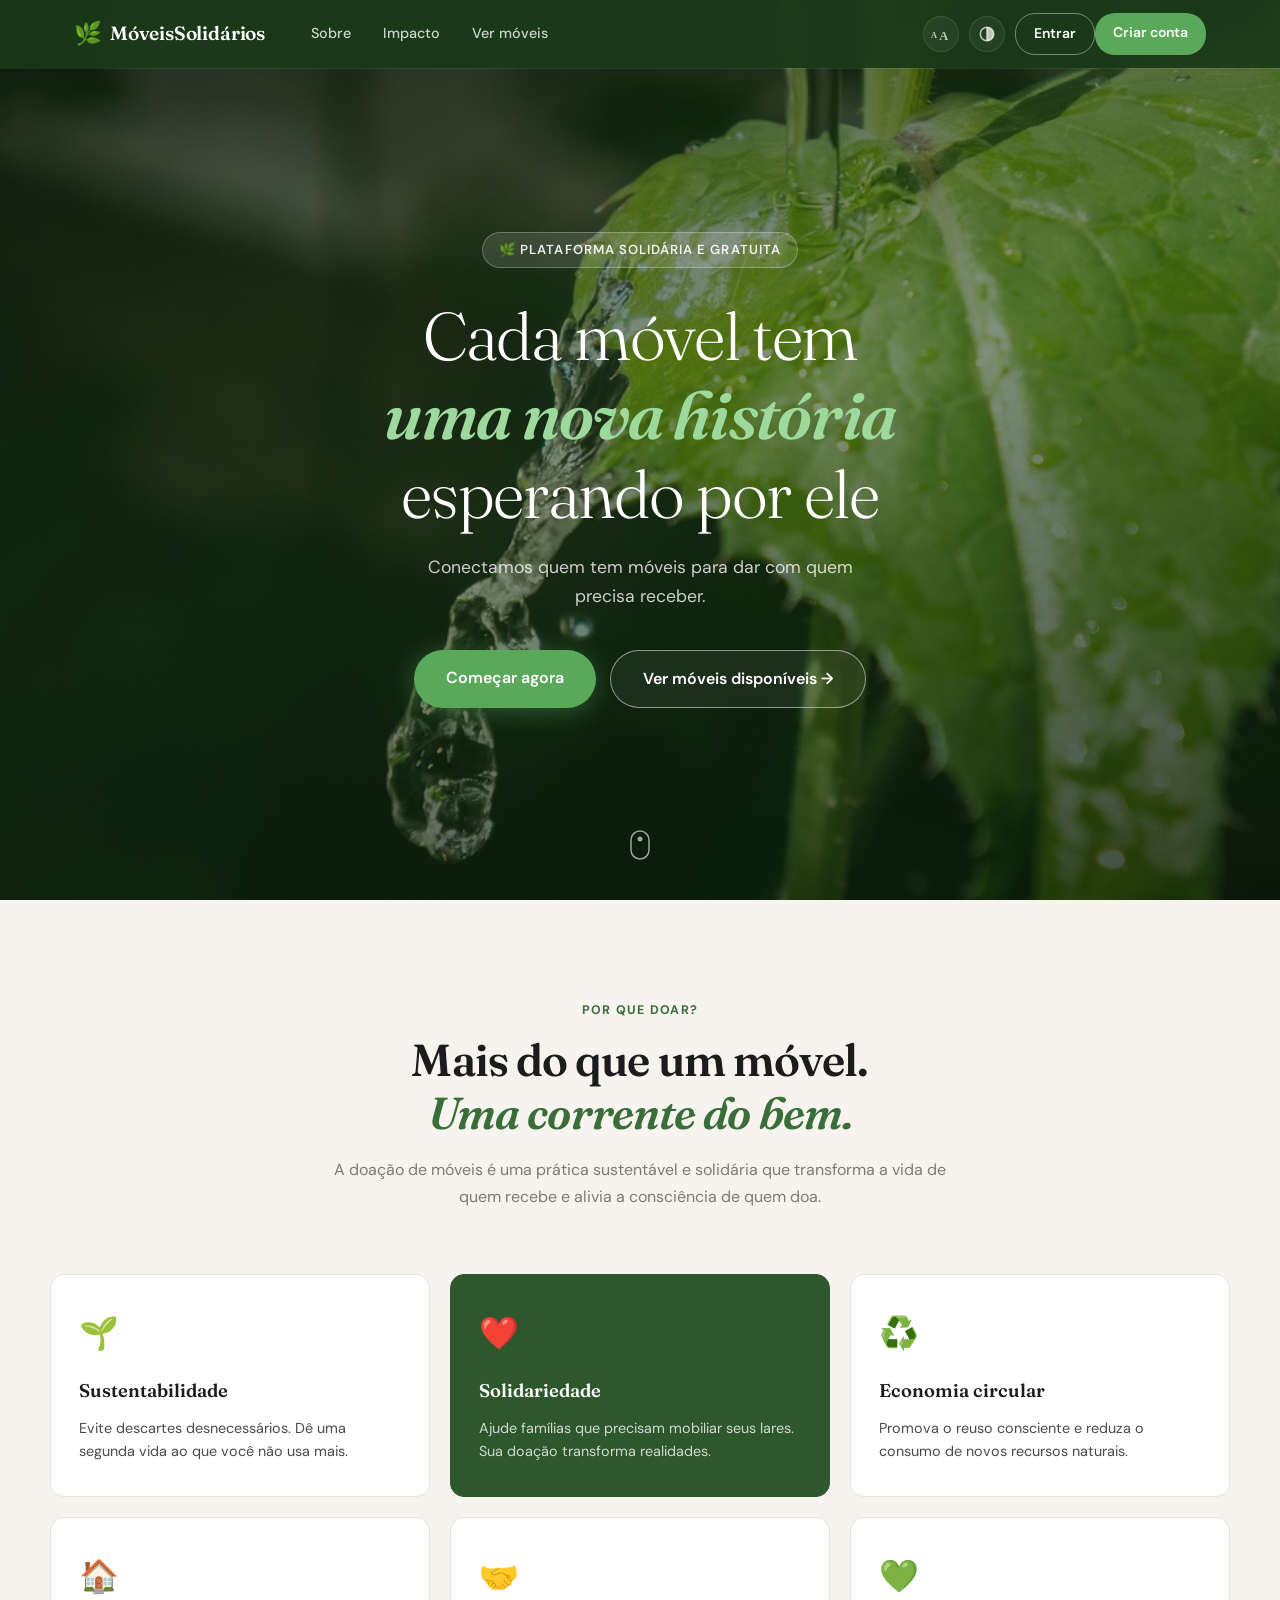
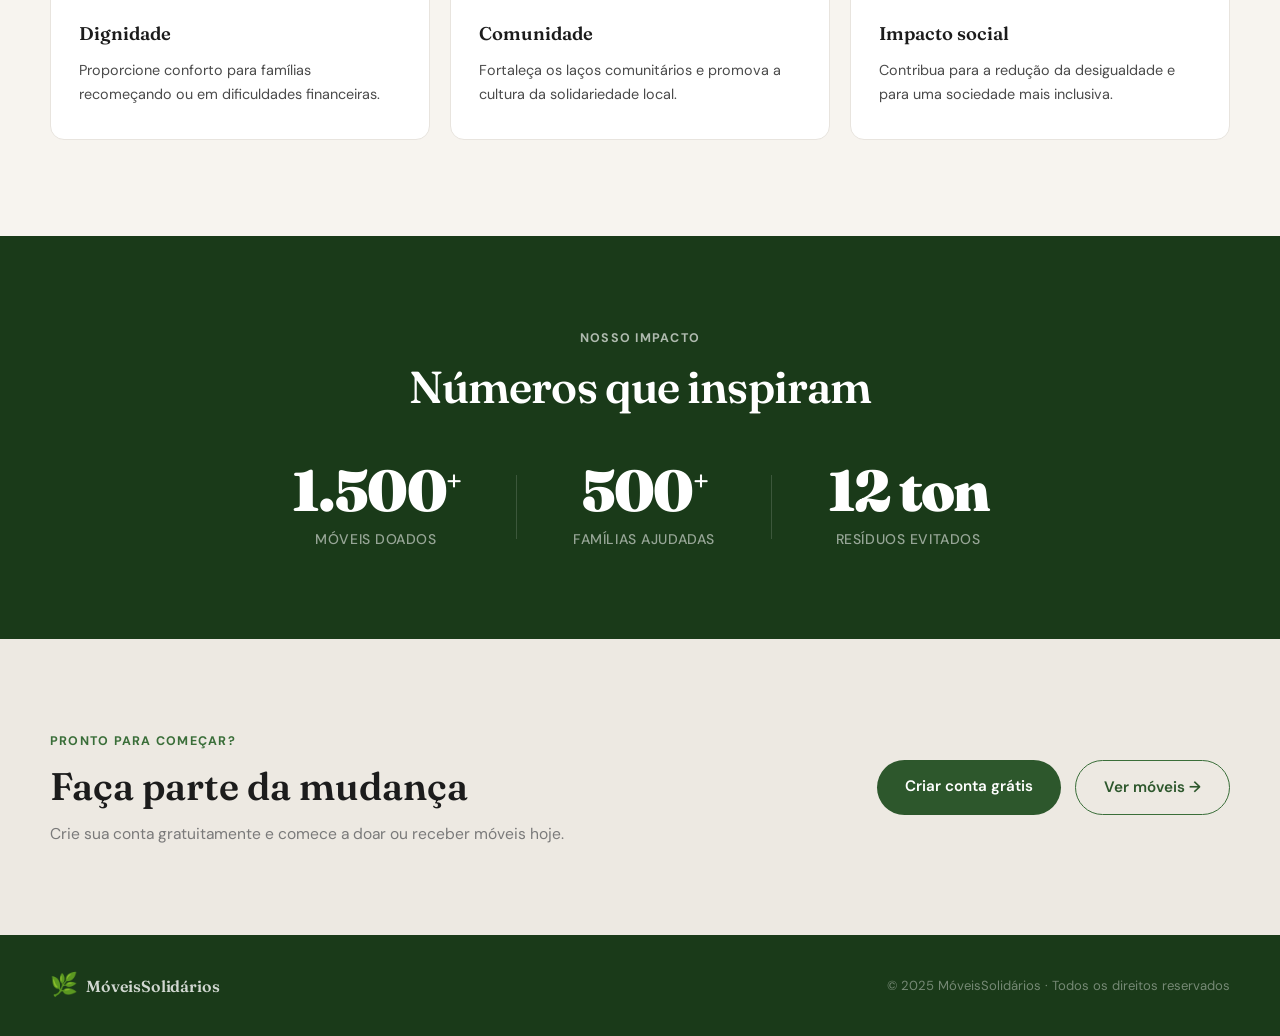
<file: docs/index.html>
<!DOCTYPE html>
<html lang="pt-BR">
<head>
  <meta charset="UTF-8">
  <meta name="viewport" content="width=device-width, initial-scale=1.0">
  <title>MóveisSolidários — Doe, receba, transforme</title>
  <link rel="preconnect" href="https://fonts.googleapis.com">
  <link rel="preconnect" href="https://fonts.gstatic.com" crossorigin>
  <link href="https://fonts.googleapis.com/css2?family=Fraunces:ital,wght@0,300;0,600;0,900;1,300&family=DM+Sans:wght@400;500;600&display=swap" rel="stylesheet">
  <link rel="stylesheet" href="style.css">
</head>
<body>

  <!-- Checkboxes invisíveis para controlar os modais -->
  <input type="checkbox" id="modal-cadastro" class="modal-toggle">
  <input type="checkbox" id="modal-login" class="modal-toggle">
  <input type="checkbox" id="modal-consulta" class="modal-toggle">
  <input type="checkbox" id="modal-cadastro-movel" class="modal-toggle">
  
  <!-- ======================== NAVBAR ======================== -->
  <nav class="navbar">
    <div class="nav-container">
      <div class="nav-brand">
        <span class="brand-icon">🌿</span>
        <span class="brand-name">MóveisSolidários</span>
      </div>

      <div class="nav-center">
        <a href="#sobre" class="nav-link">Sobre</a>
        <a href="#stats-section" class="nav-link">Impacto</a>
        <label for="modal-consulta" class="nav-link" style="cursor:pointer;">Ver móveis</label>
      </div>

      <div class="nav-right">
        <label class="a11y-btn letraAcess" role="button" tabindex="0" aria-pressed="false" title="Tamanho da letra">
          <svg width="20" height="16" viewBox="0 0 24 18" fill="none">
            <text x="0" y="14" font-size="10" fill="currentColor" font-family="Georgia,serif" font-weight="bold">A</text>
            <text x="10" y="16" font-size="15" fill="currentColor" font-family="Georgia,serif" font-weight="bold">A</text>
          </svg>
        </label>
        <label class="a11y-btn satAcess" role="button" tabindex="0" aria-pressed="false" title="Preto e branco">
          <svg width="18" height="18" viewBox="0 0 24 24" fill="none" stroke="currentColor" stroke-width="2">
            <circle cx="12" cy="12" r="9"/>
            <path d="M12 3v18"/>
            <path d="M12 3a9 9 0 0 1 0 18" fill="currentColor" stroke="none"/>
          </svg>
        </label>

        <!-- NÃO logado -->
        <div class="auth-guest" id="auth-guest">
          <label for="modal-login" class="btn-nav btn-outline">Entrar</label>
          <label for="modal-cadastro" class="btn-nav btn-solid">Criar conta</label>
        </div>

        <!-- LOGADO -->
        <div class="auth-user" id="auth-user" style="display:none;">
          <div class="user-pill">
            <span class="user-avatar" id="user-avatar">?</span>
            <span class="user-greeting" id="user-greeting">Olá</span>
          </div>
          <button class="btn-nav btn-outline" onclick="fazerLogout()">Sair</button>
        </div>
      </div>
    </div>
  </nav>

  <!-- ======================== MODAL: CADASTRO ======================== -->
  <div class="modal-overlay">
    <div class="modal-content">
      <label for="modal-cadastro" class="modal-close">✕</label>
      <div class="modal-header">
        <h2>Criar conta</h2>
        <p class="modal-sub">Junte-se à nossa comunidade solidária</p>
      </div>
      <form class="modal-form" id="form-cadastro-usuario">
        <div class="form-group">
          <label>Quero:</label>
          <div class="radio-group">
            <label class="radio-card">
              <input type="radio" name="tipo-usuario" id="tipo-doador" value="doador" checked>
              <span class="radio-icon">🤝</span>
              <span>Doar móveis</span>
            </label>
            <label class="radio-card">
              <input type="radio" name="tipo-usuario" id="tipo-receptor" value="receptor">
              <span class="radio-icon">🏠</span>
              <span>Receber móveis</span>
            </label>
          </div>
        </div>
        <div class="form-row">
          <div class="form-group">
            <label for="nome">Nome completo</label>
            <input type="text" id="nome" placeholder="Seu nome" required>
          </div>
          <div class="form-group">
            <label for="telefone">Telefone</label>
            <input type="text" id="telefone" placeholder="(00) 00000-0000">
          </div>
        </div>
        <div class="form-group">
          <label for="email-cadastro">E-mail</label>
          <input type="email" id="email-cadastro" placeholder="seu@email.com" required>
        </div>
        <div class="form-group" id="campo-endereco" style="display:none;">
          <label for="endereco">Endereço <span class="required-mark">*</span></label>
          <input type="text" id="endereco" placeholder="Rua, número, bairro, cidade">
        </div>
        <div class="form-row">
          <div class="form-group">
            <label for="password-cadastro">Senha</label>
            <input type="password" id="password-cadastro" placeholder="Crie uma senha" required>
          </div>
          <div class="form-group">
            <label for="password-confirm-cadastro">Confirmar</label>
            <input type="password" id="password-confirm-cadastro" placeholder="Repita a senha" required>
          </div>
        </div>
        <p class="hint">Mínimo 6 caracteres, com número, maiúscula e minúscula.</p>
        <button type="submit" class="submit-btn">Criar conta</button>
        <p class="modal-switch">Já tem conta? <label for="modal-login" class="switch-link" id="switch-to-login">Entrar</label></p>
      </form>
    </div>
  </div>

  <!-- ======================== MODAL: LOGIN ======================== -->
  <div class="modal-overlay">
    <div class="modal-content modal-narrow">
      <label for="modal-login" class="modal-close">✕</label>
      <div class="modal-header">
        <h2>Entrar</h2>
        <p class="modal-sub">Bem-vindo(a) de volta 👋</p>
      </div>
      <form class="modal-form" id="form-login">
        <div class="form-group">
          <label for="userEmail">E-mail</label>
          <input type="email" id="userEmail" placeholder="seu@email.com" required>
        </div>
        <div class="form-group">
          <label for="userSenha">Senha</label>
          <input type="password" id="userSenha" placeholder="Sua senha" required>
        </div>
        <button type="submit" class="submit-btn">Entrar</button>
        <p class="modal-switch">Não tem conta? <label for="modal-cadastro" class="switch-link">Criar conta</label></p>
      </form>
    </div>
  </div>

  <!-- ======================== MODAL: CONSULTA ======================== -->
  <div class="modal-overlay">
    <div class="modal-content modal-large">
      <label for="modal-consulta" class="modal-close">✕</label>
      <div class="modal-header">
        <h2>Móveis disponíveis</h2>
        <p class="modal-sub">Encontre o que você precisa</p>
      </div>

      <div class="filtros">
        <span class="filtro-label">Filtrar por tipo:</span>
        <input type="radio" name="tipo" id="todos" checked>
        <label for="todos" class="filtro-chip">Todos</label>
        <input type="radio" name="tipo" id="sofa">
        <label for="sofa" class="filtro-chip">Sofá</label>
        <input type="radio" name="tipo" id="mesa">
        <label for="mesa" class="filtro-chip">Mesa</label>
        <input type="radio" name="tipo" id="cama">
        <label for="cama" class="filtro-chip">Cama</label>
        <input type="radio" name="tipo" id="cadeira">
        <label for="cadeira" class="filtro-chip">Cadeira</label>
        <input type="radio" name="tipo" id="armario">
        <label for="armario" class="filtro-chip">Armário</label>
        <input type="radio" name="tipo" id="estante">
        <label for="estante" class="filtro-chip">Estante</label>
      </div>

      <div class="search-section">
        <div class="search-inputs">
          <select id="campo-pesquisa">
            <option value="tipo">Tipo</option>
            <option value="descricao">Descrição</option>
            <option value="estado">Estado</option>
            <option value="contato">Contato</option>
          </select>
          <input type="text" id="valor-pesquisa" placeholder="Buscar...">
          <button onclick="executarPesquisa()" class="btn-pesquisar">🔍 Buscar</button>
          <button onclick="limparPesquisa()" class="btn-limpar">Limpar</button>
        </div>
      </div>

      <div class="lista-moveis"></div>

      <div class="action-buttons" id="btn-deletar-area" style="display:none;">
        <button onclick="deletarTodos()" class="btn-deletar-todos">🗑️ Deletar todos</button>
      </div>
    </div>
  </div>

  <!-- ======================== MODAL: CADASTRO DE MÓVEL ======================== -->
  <div class="modal-overlay">
    <div class="modal-content">
      <label for="modal-cadastro-movel" class="modal-close">✕</label>
      <div class="modal-header">
        <h2>Cadastrar móvel</h2>
        <p class="modal-sub">Coloque seu móvel para doação</p>
      </div>
      <form class="modal-form" id="form-cadastro-movel">
        <div class="form-row">
          <div class="form-group">
            <label for="tipo-movel">Tipo de móvel</label>
            <select id="tipo-movel" required>
              <option value="">Selecione</option>
              <option value="sofa">Sofá</option>
              <option value="mesa">Mesa</option>
              <option value="cama">Cama</option>
              <option value="cadeira">Cadeira</option>
              <option value="armario">Armário</option>
              <option value="estante">Estante</option>
            </select>
          </div>
          <div class="form-group">
            <label for="estado">Conservação</label>
            <select id="estado" required>
              <option value="">Selecione</option>
              <option value="novo">Novo</option>
              <option value="otimo">Ótimo</option>
              <option value="bom">Bom</option>
              <option value="regular">Regular</option>
            </select>
          </div>
        </div>
        <div class="form-group">
          <label for="descricao">Descrição</label>
          <textarea id="descricao" placeholder="Cor, tamanho, material, detalhes..." required></textarea>
        </div>
        <div class="form-group">
          <label for="contato">Seu contato</label>
          <input type="text" id="contato" placeholder="Telefone ou e-mail" required>
        </div>
        <button type="submit" class="submit-btn">Publicar doação</button>
      </form>
    </div>
  </div>

  <!-- ======================== HERO ======================== -->
  <header class="hero">
    <div class="hero-bg">
      <div class="hero-img" style="background-image:url('folha.jpg')"></div>
      <div class="hero-overlay"></div>
    </div>
    <div class="hero-content">
      <div class="hero-badge">🌿 Plataforma solidária e gratuita</div>
      <h1 class="hero-title">
        Cada móvel tem<br>
        <em>uma nova história</em><br>
        esperando por ele
      </h1>
      <p class="hero-sub">Conectamos quem tem móveis para dar com quem precisa receber.</p>

      <!-- Visitante -->
      <div class="hero-actions" id="hero-guest-actions">
        <label for="modal-cadastro" class="hero-btn hero-btn-primary">Começar agora</label>
        <label for="modal-consulta" class="hero-btn hero-btn-ghost">Ver móveis disponíveis →</label>
      </div>
      <!-- Logado -->
      <div class="hero-actions" id="hero-user-actions" style="display:none;">
        <label for="modal-cadastro-movel" class="hero-btn hero-btn-primary">+ Cadastrar meu móvel</label>
        <label for="modal-consulta" class="hero-btn hero-btn-ghost">Ver todos os móveis →</label>
      </div>
    </div>

    <a href="#sobre" class="hero-scroll">
      <svg width="20" height="30" viewBox="0 0 20 30" fill="none">
        <rect x="1" y="1" width="18" height="28" rx="9" stroke="white" stroke-width="1.5"/>
        <circle cx="10" cy="9" r="2.5" fill="white" class="scroll-dot"/>
      </svg>
    </a>
  </header>

  <!-- ======================== SOBRE ======================== -->
  <section class="about" id="sobre">
    <div class="section-container">
      <div class="section-intro">
        <span class="section-label">Por que doar?</span>
        <h2 class="section-title">Mais do que um móvel.<br><em>Uma corrente do bem.</em></h2>
        <p class="section-desc">A doação de móveis é uma prática sustentável e solidária que transforma a vida de quem recebe e alivia a consciência de quem doa.</p>
      </div>

      <div class="cards-grid">
        <div class="card"><div class="card-icon">🌱</div><h3>Sustentabilidade</h3><p>Evite descartes desnecessários. Dê uma segunda vida ao que você não usa mais.</p></div>
        <div class="card card-featured"><div class="card-icon">❤️</div><h3>Solidariedade</h3><p>Ajude famílias que precisam mobiliar seus lares. Sua doação transforma realidades.</p></div>
        <div class="card"><div class="card-icon">♻️</div><h3>Economia circular</h3><p>Promova o reuso consciente e reduza o consumo de novos recursos naturais.</p></div>
        <div class="card"><div class="card-icon">🏠</div><h3>Dignidade</h3><p>Proporcione conforto para famílias recomeçando ou em dificuldades financeiras.</p></div>
        <div class="card"><div class="card-icon">🤝</div><h3>Comunidade</h3><p>Fortaleça os laços comunitários e promova a cultura da solidariedade local.</p></div>
        <div class="card"><div class="card-icon">💚</div><h3>Impacto social</h3><p>Contribua para a redução da desigualdade e para uma sociedade mais inclusiva.</p></div>
      </div>
    </div>
  </section>

  <!-- ======================== ESTATÍSTICAS ======================== -->
  <section class="stats-section" id="stats-section">
    <div class="stats-inner">
      <span class="section-label light">Nosso impacto</span>
      <h2 class="section-title light">Números que inspiram</h2>
      <div class="stats-grid">
        <div class="stat-item"><span class="stat-number">1.500<sup>+</sup></span><span class="stat-label">Móveis doados</span></div>
        <div class="stat-divider"></div>
        <div class="stat-item"><span class="stat-number">500<sup>+</sup></span><span class="stat-label">Famílias ajudadas</span></div>
        <div class="stat-divider"></div>
        <div class="stat-item"><span class="stat-number">12 ton</span><span class="stat-label">Resíduos evitados</span></div>
      </div>
    </div>
  </section>

  <!-- ======================== CTA ======================== -->
  <section class="cta-section">
    <!-- visitante -->
    <div class="cta-inner" id="cta-guest">
      <div class="cta-text">
        <span class="section-label">Pronto para começar?</span>
        <h2>Faça parte da mudança</h2>
        <p>Crie sua conta gratuitamente e comece a doar ou receber móveis hoje.</p>
      </div>
      <div class="cta-actions">
        <label for="modal-cadastro" class="cta-btn cta-primary">Criar conta grátis</label>
        <label for="modal-consulta" class="cta-btn cta-ghost">Ver móveis →</label>
      </div>
    </div>
    <!-- logado -->
    <div class="cta-inner" id="cta-user" style="display:none;">
      <div class="cta-text">
        <span class="section-label">Você está conectado ✅</span>
        <h2>O que deseja fazer?</h2>
        <p>Gerencie suas doações ou encontre móveis disponíveis na plataforma.</p>
      </div>
      <div class="cta-actions">
        <label for="modal-cadastro-movel" class="cta-btn cta-primary">+ Cadastrar móvel</label>
        <label for="modal-consulta" class="cta-btn cta-ghost">Consultar móveis →</label>
      </div>
    </div>
  </section>

  <!-- ======================== FOOTER ======================== -->
  <footer class="footer">
    <div class="footer-inner">
      <div class="footer-brand">
        <span class="brand-icon">🌿</span>
        <span class="brand-name">MóveisSolidários</span>
      </div>
      <p class="footer-copy">&copy; 2025 MóveisSolidários · Todos os direitos reservados</p>
    </div>
  </footer>

  <script src="access-controls.js"></script>
  <script src="form-handler.js"></script>
  <script src="cadastro.js"></script>
</body>
</html>
</file>
<file: docs/style.css>
/* =====================================================================
   MóveisSolidários — Stylesheet
   Fontes: Fraunces (display) + DM Sans (corpo)
   ===================================================================== */

:root {
  --green-900: #1a3a19;
  --green-800: #2d572c;
  --green-700: #3a6e39;
  --green-500: #5aa85a;
  --green-200: #c8e6c8;
  --green-50:  #f0f8f0;
  --sand:      #f7f4ef;
  --sand-dark: #ede9e2;
  --white:     #ffffff;
  --ink:       #1c1c1c;
  --ink-soft:  #4a4a4a;
  --ink-muted: #7a7a7a;
  --danger:    #c62828;
  --danger-dk: #8e0000;
  --radius-sm: 8px;
  --radius:    14px;
  --radius-lg: 24px;
  --shadow-sm: 0 2px 8px rgba(0,0,0,.08);
  --shadow:    0 8px 32px rgba(0,0,0,.12);
  --shadow-lg: 0 20px 60px rgba(0,0,0,.18);
  --transition: .26s cubic-bezier(.4,0,.2,1);
  --max-w: 1180px;
}

/* ── Reset ── */
*, *::before, *::after { box-sizing: border-box; margin: 0; padding: 0; }
html { scroll-behavior: smooth; font-size: 16px; }
body {
  font-family: 'DM Sans', Arial, sans-serif;
  background: var(--sand);
  color: var(--ink);
  line-height: 1.65;
  -webkit-font-smoothing: antialiased;
}
img { display: block; max-width: 100%; }
button, label[for] { cursor: pointer; }

/* ── Accessibility ── */
body.a11y-desaturate .hero-bg,
body.a11y-desaturate section,
body.a11y-desaturate .stats-section,
body.a11y-desaturate .cta-section,
body.a11y-desaturate .modal-overlay { filter: grayscale(1) saturate(0); }
body.a11y-desaturate .navbar { filter: none !important; }

/* ── Helpers ── */
.hidden { display: none !important; }

/* =====================================================================
   NAVBAR
   ===================================================================== */
.navbar {
  position: fixed;
  inset: 0 0 auto 0;
  z-index: 900;
  background: rgba(26,58,25,.94);
  backdrop-filter: blur(12px);
  -webkit-backdrop-filter: blur(12px);
  box-shadow: 0 1px 0 rgba(255,255,255,.08);
}
.nav-container {
  max-width: var(--max-w);
  margin: 0 auto;
  padding: 0 24px;
  height: 68px;
  display: flex;
  align-items: center;
  gap: 24px;
}
.nav-brand {
  display: flex;
  align-items: center;
  gap: 8px;
  text-decoration: none;
  flex-shrink: 0;
}
.brand-icon { font-size: 1.4rem; }
.brand-name {
  font-family: 'Fraunces', serif;
  font-size: 1.2rem;
  font-weight: 600;
  color: var(--white);
  letter-spacing: -.01em;
}
.nav-center {
  display: flex;
  gap: 4px;
  margin-left: 8px;
  flex: 1;
}
.nav-link {
  color: rgba(255,255,255,.78);
  text-decoration: none;
  font-size: .9rem;
  font-weight: 500;
  padding: 6px 14px;
  border-radius: 20px;
  transition: all var(--transition);
  border: none;
  background: none;
}
.nav-link:hover {
  color: var(--white);
  background: rgba(255,255,255,.1);
}
.nav-right {
  display: flex;
  align-items: center;
  gap: 10px;
  margin-left: auto;
}

/* Acessibilidade – botões */
.a11y-btn {
  display: inline-flex;
  align-items: center;
  justify-content: center;
  width: 36px;
  height: 36px;
  border-radius: 50%;
  color: rgba(255,255,255,.7);
  transition: all var(--transition);
  background: rgba(255,255,255,.05);
  border: 1px solid rgba(255,255,255,.1);
}
.a11y-btn:hover { color: var(--white); background: rgba(255,255,255,.15); }

/* Nav buttons */
.btn-nav {
  font-family: 'DM Sans', sans-serif;
  font-size: .875rem;
  font-weight: 600;
  padding: 8px 18px;
  border-radius: 20px;
  border: none;
  transition: all var(--transition);
  white-space: nowrap;
  text-decoration: none;
  display: inline-block;
}
.btn-outline {
  border: 1.5px solid rgba(255,255,255,.4);
  color: var(--white);
  background: transparent;
}
.btn-outline:hover {
  background: rgba(255,255,255,.12);
  border-color: rgba(255,255,255,.7);
}
.btn-solid {
  background: var(--green-500);
  color: var(--white);
}
.btn-solid:hover { background: #6cc06c; transform: translateY(-1px); }

/* User pill */
.auth-user { display: flex; align-items: center; gap: 10px; }
.user-pill {
  display: flex;
  align-items: center;
  gap: 8px;
  background: rgba(255,255,255,.1);
  border: 1px solid rgba(255,255,255,.2);
  border-radius: 20px;
  padding: 4px 12px 4px 4px;
}
.user-avatar {
  width: 28px;
  height: 28px;
  border-radius: 50%;
  background: var(--green-500);
  color: white;
  font-size: .85rem;
  font-weight: 700;
  display: flex;
  align-items: center;
  justify-content: center;
  text-transform: uppercase;
  flex-shrink: 0;
}
.user-greeting {
  font-size: .875rem;
  font-weight: 500;
  color: var(--white);
}

/* =====================================================================
   MODAIS
   ===================================================================== */
.modal-toggle { display: none; }

.modal-overlay {
  position: fixed;
  inset: 0;
  background: rgba(10,24,10,.7);
  backdrop-filter: blur(4px);
  display: flex;
  align-items: center;
  justify-content: center;
  z-index: 1000;
  opacity: 0;
  visibility: hidden;
  transition: all var(--transition);
  padding: 20px;
}
.modal-content {
  position: relative;
  background: var(--white);
  border-radius: var(--radius-lg);
  width: 100%;
  max-width: 560px;
  max-height: 88vh;
  overflow-y: auto;
  padding: 48px 36px 36px;
  transform: translateY(16px) scale(.98);
  transition: all var(--transition);
  box-shadow: var(--shadow-lg);
}
.modal-narrow { max-width: 420px; }
.modal-large  { max-width: 780px; }

.modal-close {
  position: absolute;
  top: 18px; right: 22px;
  font-size: 1.1rem;
  color: var(--ink-muted);
  transition: color var(--transition);
  line-height: 1;
  padding: 4px;
}
.modal-close:hover { color: var(--ink); }

.modal-header { margin-bottom: 24px; }
.modal-header h2 {
  font-family: 'Fraunces', serif;
  font-size: 1.8rem;
  font-weight: 600;
  color: var(--ink);
  line-height: 1.2;
}
.modal-sub {
  color: var(--ink-muted);
  font-size: .9rem;
  margin-top: 4px;
}
.modal-switch {
  text-align: center;
  font-size: .875rem;
  color: var(--ink-muted);
  margin-top: 16px;
}
.switch-link {
  color: var(--green-800);
  font-weight: 600;
  text-decoration: underline;
  text-underline-offset: 2px;
}

/* Visibility via checkbox */
#modal-cadastro:checked     ~ .modal-overlay:nth-of-type(1),
#modal-login:checked        ~ .modal-overlay:nth-of-type(2),
#modal-consulta:checked     ~ .modal-overlay:nth-of-type(3),
#modal-cadastro-movel:checked ~ .modal-overlay:nth-of-type(4) {
  opacity: 1;
  visibility: visible;
}
#modal-cadastro:checked     ~ .modal-overlay:nth-of-type(1) .modal-content,
#modal-login:checked        ~ .modal-overlay:nth-of-type(2) .modal-content,
#modal-consulta:checked     ~ .modal-overlay:nth-of-type(3) .modal-content,
#modal-cadastro-movel:checked ~ .modal-overlay:nth-of-type(4) .modal-content {
  transform: translateY(0) scale(1);
}

/* ── Formulários ── */
.modal-form { display: flex; flex-direction: column; gap: 18px; }
.form-row { display: grid; grid-template-columns: 1fr 1fr; gap: 14px; }
.form-group { display: flex; flex-direction: column; gap: 6px; }
.form-group > label {
  font-size: .82rem;
  font-weight: 600;
  letter-spacing: .04em;
  text-transform: uppercase;
  color: var(--ink-soft);
}
.form-group input,
.form-group select,
.form-group textarea {
  width: 100%;
  padding: 12px 14px;
  border: 1.5px solid #d8d4cf;
  border-radius: var(--radius-sm);
  font-family: 'DM Sans', sans-serif;
  font-size: .95rem;
  background: var(--sand);
  color: var(--ink);
  transition: border-color var(--transition), box-shadow var(--transition);
}
.form-group input:focus,
.form-group select:focus,
.form-group textarea:focus {
  outline: none;
  border-color: var(--green-700);
  box-shadow: 0 0 0 3px rgba(58,110,57,.15);
  background: var(--white);
}
.form-group textarea { resize: vertical; min-height: 100px; }
.hint { font-size: .78rem; color: var(--ink-muted); }
.required-mark { color: var(--danger); }

/* Radio cards */
.radio-group { display: flex; gap: 12px; }
.radio-card {
  flex: 1;
  display: flex;
  flex-direction: column;
  align-items: center;
  gap: 6px;
  padding: 16px 12px;
  border: 2px solid #e0dcd6;
  border-radius: var(--radius);
  background: var(--sand);
  cursor: pointer;
  transition: all var(--transition);
  font-size: .9rem;
  font-weight: 500;
  color: var(--ink-soft);
  text-align: center;
}
.radio-card:has(input:checked) {
  border-color: var(--green-700);
  background: var(--green-50);
  color: var(--green-800);
}
.radio-card input { display: none; }
.radio-icon { font-size: 1.5rem; }

.submit-btn {
  background: var(--green-800);
  color: var(--white);
  border: none;
  padding: 14px 24px;
  border-radius: var(--radius-sm);
  font-family: 'DM Sans', sans-serif;
  font-size: 1rem;
  font-weight: 600;
  letter-spacing: .01em;
  transition: all var(--transition);
  margin-top: 4px;
}
.submit-btn:hover { background: var(--green-700); transform: translateY(-1px); box-shadow: 0 4px 16px rgba(45,87,44,.3); }

/* Filtros no modal consulta */
.filtros {
  display: flex;
  flex-wrap: wrap;
  align-items: center;
  gap: 8px;
  margin-bottom: 18px;
}
.filtro-label { font-size: .82rem; font-weight: 600; color: var(--ink-muted); letter-spacing: .04em; text-transform: uppercase; }
.filtros input[type="radio"] { display: none; }
.filtro-chip {
  padding: 6px 16px;
  border-radius: 20px;
  border: 1.5px solid #d8d4cf;
  background: var(--sand);
  font-size: .85rem;
  font-weight: 500;
  color: var(--ink-soft);
  cursor: pointer;
  transition: all var(--transition);
}
.filtro-chip:hover { border-color: var(--green-700); color: var(--green-800); }
.filtros input[type="radio"]:checked + .filtro-chip {
  background: var(--green-800);
  border-color: var(--green-800);
  color: var(--white);
}

/* Search */
.search-section { margin-bottom: 20px; }
.search-inputs {
  display: flex;
  gap: 8px;
  flex-wrap: wrap;
  align-items: center;
}
.search-inputs select,
.search-inputs input[type="text"] {
  padding: 9px 12px;
  border: 1.5px solid #d8d4cf;
  border-radius: var(--radius-sm);
  font-family: 'DM Sans', sans-serif;
  font-size: .875rem;
  background: var(--sand);
}
.search-inputs input[type="text"] { flex: 1; min-width: 160px; }
.search-inputs select:focus,
.search-inputs input:focus { outline: none; border-color: var(--green-700); }

.btn-pesquisar,
.btn-limpar {
  padding: 9px 16px;
  border: none;
  border-radius: var(--radius-sm);
  font-family: 'DM Sans', sans-serif;
  font-weight: 600;
  font-size: .85rem;
  transition: all var(--transition);
}
.btn-pesquisar { background: var(--green-800); color: var(--white); }
.btn-pesquisar:hover { background: var(--green-700); }
.btn-limpar { background: #e0dcd6; color: var(--ink-soft); }
.btn-limpar:hover { background: #ccc8c2; }

/* Lista de móveis */
.lista-moveis {
  display: grid;
  grid-template-columns: repeat(auto-fill, minmax(230px,1fr));
  gap: 14px;
  margin-top: 4px;
}
.movel {
  display: none;
  padding: 18px;
  background: var(--sand);
  border-radius: var(--radius);
  border: 1.5px solid #e0dcd6;
  border-left: 4px solid var(--green-700);
  text-align: left;
}
.movel h4 { font-family: 'Fraunces', serif; color: var(--green-900); margin-bottom: 8px; font-size: 1rem; }
.movel p  { font-size: .85rem; color: var(--ink-soft); margin-bottom: 4px; }
.movel p:last-of-type { margin-bottom: 12px; }
.movel button {
  width: 100%;
  padding: 8px;
  background: transparent;
  border: 1.5px solid var(--danger);
  border-radius: var(--radius-sm);
  color: var(--danger);
  font-family: 'DM Sans', sans-serif;
  font-size: .82rem;
  font-weight: 600;
  transition: all var(--transition);
}
.movel button:hover { background: var(--danger); color: var(--white); }

/* Filter CSS visibility */
#todos:checked   ~ .lista-moveis .movel   { display: block; }
#sofa:checked    ~ .lista-moveis .sofa    { display: block; }
#mesa:checked    ~ .lista-moveis .mesa    { display: block; }
#cama:checked    ~ .lista-moveis .cama    { display: block; }
#cadeira:checked ~ .lista-moveis .cadeira { display: block; }
#armario:checked ~ .lista-moveis .armario { display: block; }
#estante:checked ~ .lista-moveis .estante { display: block; }

.action-buttons { margin-top: 20px; }
.btn-deletar-todos {
  width: 100%;
  padding: 12px;
  background: transparent;
  border: 1.5px solid var(--danger);
  border-radius: var(--radius-sm);
  color: var(--danger);
  font-family: 'DM Sans', sans-serif;
  font-weight: 600;
  font-size: .9rem;
  transition: all var(--transition);
}
.btn-deletar-todos:hover { background: var(--danger); color: var(--white); }

/* =====================================================================
   HERO
   ===================================================================== */
.hero {
  position: relative;
  min-height: 100vh;
  display: flex;
  align-items: center;
  justify-content: center;
  overflow: hidden;
}
.hero-bg {
  position: absolute;
  inset: 0;
  z-index: 0;
}
.hero-img {
  position: absolute;
  inset: 0;
  background-size: cover;
  background-position: center;
  transform: scale(1.04);
  transition: transform 8s ease;
}
.hero:hover .hero-img { transform: scale(1); }
.hero-overlay {
  position: absolute;
  inset: 0;
  background: linear-gradient(
    160deg,
    rgba(10,28,10,.72) 0%,
    rgba(26,58,25,.55) 50%,
    rgba(10,28,10,.80) 100%
  );
}
.hero-content {
  position: relative;
  z-index: 1;
  text-align: center;
  padding: 120px 24px 80px;
  max-width: 780px;
  animation: heroFadeUp .8s ease both;
}
@keyframes heroFadeUp {
  from { opacity: 0; transform: translateY(24px); }
  to   { opacity: 1; transform: translateY(0); }
}
.hero-badge {
  display: inline-block;
  background: rgba(255,255,255,.12);
  border: 1px solid rgba(255,255,255,.25);
  color: rgba(255,255,255,.9);
  font-size: .82rem;
  font-weight: 600;
  letter-spacing: .08em;
  text-transform: uppercase;
  padding: 6px 16px;
  border-radius: 20px;
  margin-bottom: 28px;
  backdrop-filter: blur(4px);
}
.hero-title {
  font-family: 'Fraunces', serif;
  font-size: clamp(2.6rem, 6vw, 4.2rem);
  font-weight: 300;
  color: var(--white);
  line-height: 1.18;
  letter-spacing: -.02em;
  margin-bottom: 20px;
}
.hero-title em {
  font-style: italic;
  font-weight: 600;
  color: #9dd89d;
}
.hero-sub {
  font-size: 1.1rem;
  color: rgba(255,255,255,.78);
  max-width: 480px;
  margin: 0 auto 40px;
  line-height: 1.6;
}
.hero-actions {
  display: flex;
  flex-wrap: wrap;
  gap: 14px;
  justify-content: center;
}
.hero-btn {
  padding: 15px 32px;
  border-radius: 40px;
  font-family: 'DM Sans', sans-serif;
  font-size: 1rem;
  font-weight: 600;
  transition: all var(--transition);
  display: inline-block;
  text-decoration: none;
}
.hero-btn-primary {
  background: var(--green-500);
  color: var(--white);
  box-shadow: 0 4px 24px rgba(90,168,90,.4);
}
.hero-btn-primary:hover { background: #6cc06c; transform: translateY(-2px); box-shadow: 0 8px 32px rgba(90,168,90,.5); }
.hero-btn-ghost {
  color: var(--white);
  border: 1.5px solid rgba(255,255,255,.5);
  background: rgba(255,255,255,.06);
  backdrop-filter: blur(4px);
}
.hero-btn-ghost:hover { background: rgba(255,255,255,.15); border-color: var(--white); }

.hero-scroll {
  position: absolute;
  bottom: 32px;
  left: 50%;
  transform: translateX(-50%);
  z-index: 2;
  opacity: .6;
  transition: opacity var(--transition);
  text-decoration: none;
}
.hero-scroll:hover { opacity: 1; }
.scroll-dot { animation: scrollBounce 2s ease-in-out infinite; }
@keyframes scrollBounce {
  0%,100% { transform: translateY(0); }
  50%      { transform: translateY(8px); }
}

/* =====================================================================
   ABOUT
   ===================================================================== */
.about { padding: 96px 24px; background: var(--sand); }
.section-container { max-width: var(--max-w); margin: 0 auto; }
.section-intro { text-align: center; max-width: 640px; margin: 0 auto 64px; }
.section-label {
  display: inline-block;
  font-size: .78rem;
  font-weight: 700;
  letter-spacing: .1em;
  text-transform: uppercase;
  color: var(--green-700);
  margin-bottom: 12px;
}
.section-label.light { color: rgba(255,255,255,.65); }
.section-title {
  font-family: 'Fraunces', serif;
  font-size: clamp(2rem, 4vw, 2.8rem);
  font-weight: 600;
  line-height: 1.2;
  letter-spacing: -.02em;
  color: var(--ink);
  margin-bottom: 16px;
}
.section-title.light { color: var(--white); }
.section-title em { font-style: italic; color: var(--green-700); }
.section-desc { color: var(--ink-muted); font-size: 1rem; line-height: 1.7; }

.cards-grid {
  display: grid;
  grid-template-columns: repeat(3, 1fr);
  gap: 20px;
  max-width: var(--max-w);
  margin: 0 auto;
}
.card {
  background: var(--white);
  border-radius: var(--radius);
  padding: 32px 28px;
  border: 1.5px solid #e8e4de;
  transition: all var(--transition);
}
.card:hover { transform: translateY(-4px); box-shadow: var(--shadow); border-color: var(--green-200); }
.card-featured {
  background: var(--green-800);
  border-color: var(--green-800);
  color: var(--white);
}
.card-featured h3 { color: var(--white) !important; }
.card-featured p  { color: rgba(255,255,255,.78) !important; }
.card-icon { font-size: 2rem; margin-bottom: 16px; }
.card h3 {
  font-family: 'Fraunces', serif;
  font-size: 1.15rem;
  font-weight: 600;
  color: var(--ink);
  margin-bottom: 10px;
}
.card p { font-size: .9rem; color: var(--ink-soft); line-height: 1.65; }

/* =====================================================================
   ESTATÍSTICAS
   ===================================================================== */
.stats-section {
  background: var(--green-900);
  padding: 88px 24px;
  text-align: center;
}
.stats-inner { max-width: var(--max-w); margin: 0 auto; }
.stats-grid {
  display: flex;
  align-items: center;
  justify-content: center;
  gap: 0;
  margin-top: 48px;
  flex-wrap: wrap;
}
.stat-item {
  display: flex;
  flex-direction: column;
  align-items: center;
  padding: 0 56px;
  gap: 8px;
}
.stat-number {
  font-family: 'Fraunces', serif;
  font-size: clamp(2.4rem, 5vw, 3.6rem);
  font-weight: 900;
  color: var(--white);
  line-height: 1;
  letter-spacing: -.03em;
}
.stat-number sup { font-size: 50%; vertical-align: super; }
.stat-label {
  font-size: .875rem;
  color: rgba(255,255,255,.55);
  font-weight: 500;
  letter-spacing: .04em;
  text-transform: uppercase;
}
.stat-divider {
  width: 1px;
  height: 64px;
  background: rgba(255,255,255,.15);
  flex-shrink: 0;
}

/* =====================================================================
   CTA
   ===================================================================== */
.cta-section { background: var(--sand-dark); padding: 88px 24px; }
.cta-inner {
  max-width: var(--max-w);
  margin: 0 auto;
  display: flex;
  align-items: center;
  justify-content: space-between;
  gap: 48px;
  flex-wrap: wrap;
}
.cta-text { max-width: 520px; }
.cta-text h2 {
  font-family: 'Fraunces', serif;
  font-size: clamp(1.8rem, 3.5vw, 2.4rem);
  font-weight: 600;
  color: var(--ink);
  line-height: 1.2;
  margin-bottom: 12px;
}
.cta-text p { color: var(--ink-muted); font-size: .975rem; }
.cta-actions { display: flex; gap: 14px; flex-wrap: wrap; }
.cta-btn {
  padding: 14px 28px;
  border-radius: 40px;
  font-family: 'DM Sans', sans-serif;
  font-size: .95rem;
  font-weight: 600;
  display: inline-block;
  text-decoration: none;
  transition: all var(--transition);
}
.cta-primary { background: var(--green-800); color: var(--white); }
.cta-primary:hover { background: var(--green-700); transform: translateY(-1px); }
.cta-ghost {
  color: var(--green-800);
  border: 1.5px solid var(--green-700);
  background: transparent;
}
.cta-ghost:hover { background: var(--green-50); }

/* =====================================================================
   FOOTER
   ===================================================================== */
.footer {
  background: var(--green-900);
  padding: 32px 24px;
}
.footer-inner {
  max-width: var(--max-w);
  margin: 0 auto;
  display: flex;
  align-items: center;
  justify-content: space-between;
  flex-wrap: wrap;
  gap: 12px;
}
.footer-brand { display: flex; align-items: center; gap: 8px; }
.footer-brand .brand-name { color: rgba(255,255,255,.8); font-size: 1rem; }
.footer-copy { font-size: .82rem; color: rgba(255,255,255,.4); }

/* =====================================================================
   RESPONSIVIDADE
   ===================================================================== */
@media (max-width: 900px) {
  .cards-grid { grid-template-columns: 1fr 1fr; }
  .nav-center { display: none; }
  .stat-item { padding: 0 32px; }
  .cta-inner { flex-direction: column; text-align: center; }
  .cta-actions { justify-content: center; }
}
@media (max-width: 640px) {
  .cards-grid { grid-template-columns: 1fr; }
  .form-row { grid-template-columns: 1fr; }
  .modal-content { padding: 40px 20px 24px; border-radius: var(--radius); }
  .stats-grid { flex-direction: column; gap: 32px; }
  .stat-divider { width: 64px; height: 1px; }
  .hero-actions { flex-direction: column; align-items: center; }
  .hero-btn { width: 100%; max-width: 320px; text-align: center; }
  .nav-right .auth-guest .btn-solid { display: none; }
  .footer-inner { flex-direction: column; text-align: center; }
}

/* =====================================================================
   TOAST — feedback visual global
   ===================================================================== */
.toast {
  position: fixed;
  bottom: 28px;
  left: 50%;
  transform: translateX(-50%) translateY(20px);
  opacity: 0;
  background: var(--ink);
  color: var(--white);
  padding: 14px 28px;
  border-radius: 40px;
  font-family: 'DM Sans', sans-serif;
  font-size: .9rem;
  font-weight: 500;
  z-index: 9999;
  pointer-events: none;
  transition: all .35s cubic-bezier(.4,0,.2,1);
  box-shadow: 0 8px 32px rgba(0,0,0,.25);
  white-space: nowrap;
  max-width: 90vw;
  text-align: center;
}
.toast-visible {
  opacity: 1;
  transform: translateX(-50%) translateY(0);
}
.toast-erro {
  background: var(--danger);
}
.toast-sucesso {
  background: var(--green-800);
}
</file>
